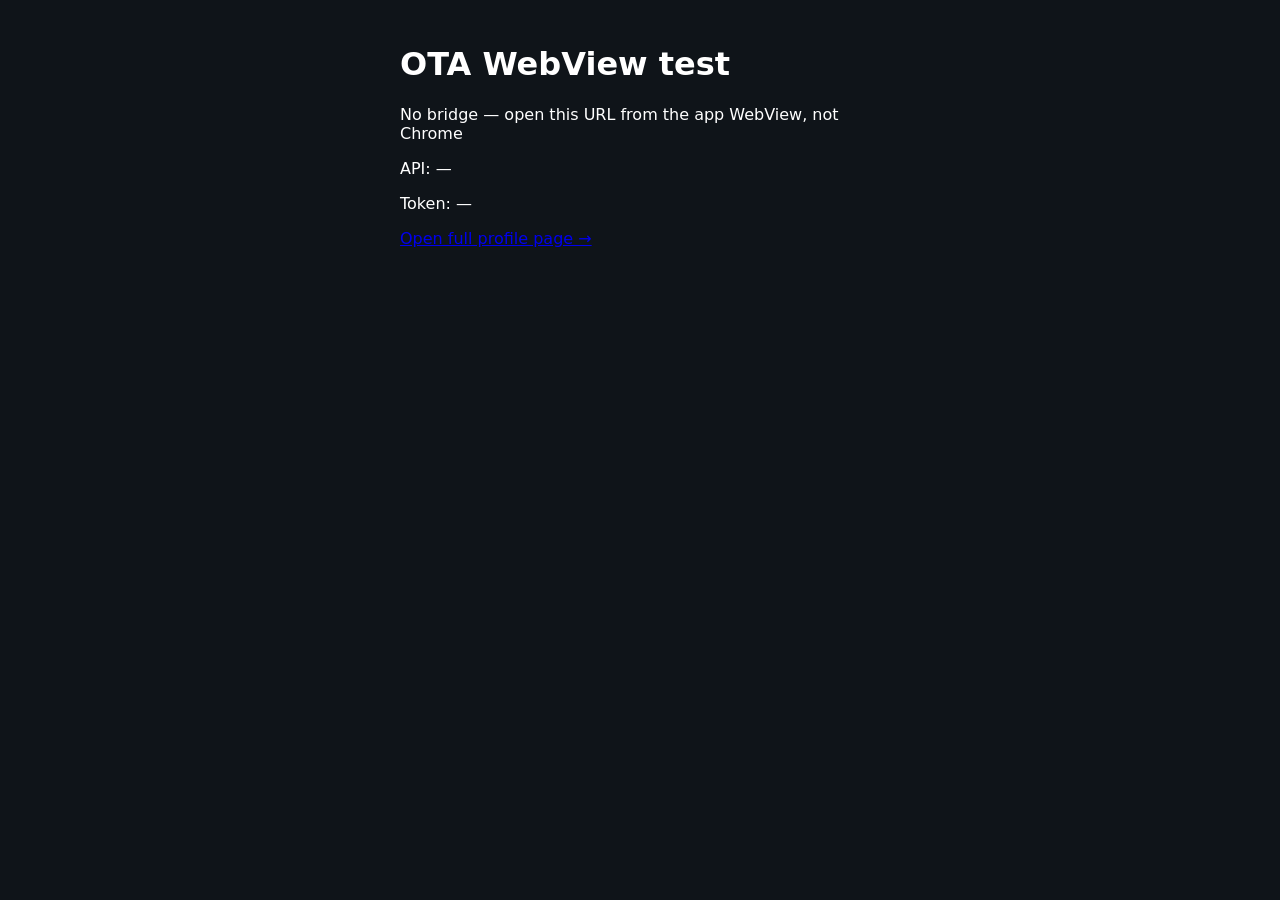
<file: ota/public/test.html>
<!DOCTYPE html>
<html lang="en">
<head>
  <meta charset="UTF-8" />
  <meta name="viewport" content="width=device-width, initial-scale=1" />
  <title>OTA Test</title>
  <style>
    body { font-family: system-ui; background: #0f1419; color: #fff; padding: 24px; max-width: 480px; margin: 0 auto; }
  </style>
</head>
<body>
  <h1>OTA WebView test</h1>
  <p id="bridge">Checking native bridge…</p>
  <p id="api">API: —</p>
  <p id="token">Token: —</p>
  <p><a href="pages/profile.html">Open full profile page →</a></p>
  <script>
    const bridge = window.TerritoryBridge;
    document.getElementById('bridge').textContent = bridge
      ? 'Bridge OK — running inside Territory Run app'
      : 'No bridge — open this URL from the app WebView, not Chrome';
    if (bridge) {
      document.getElementById('api').textContent = 'API: ' + (bridge.getApiBaseUrl() || 'missing');
      const t = bridge.getAccessToken() || '';
      document.getElementById('token').textContent = 'Token: ' + (t ? t.slice(0, 20) + '…' : 'empty (sign in first)');
    }
  </script>
</body>
</html>
</file>
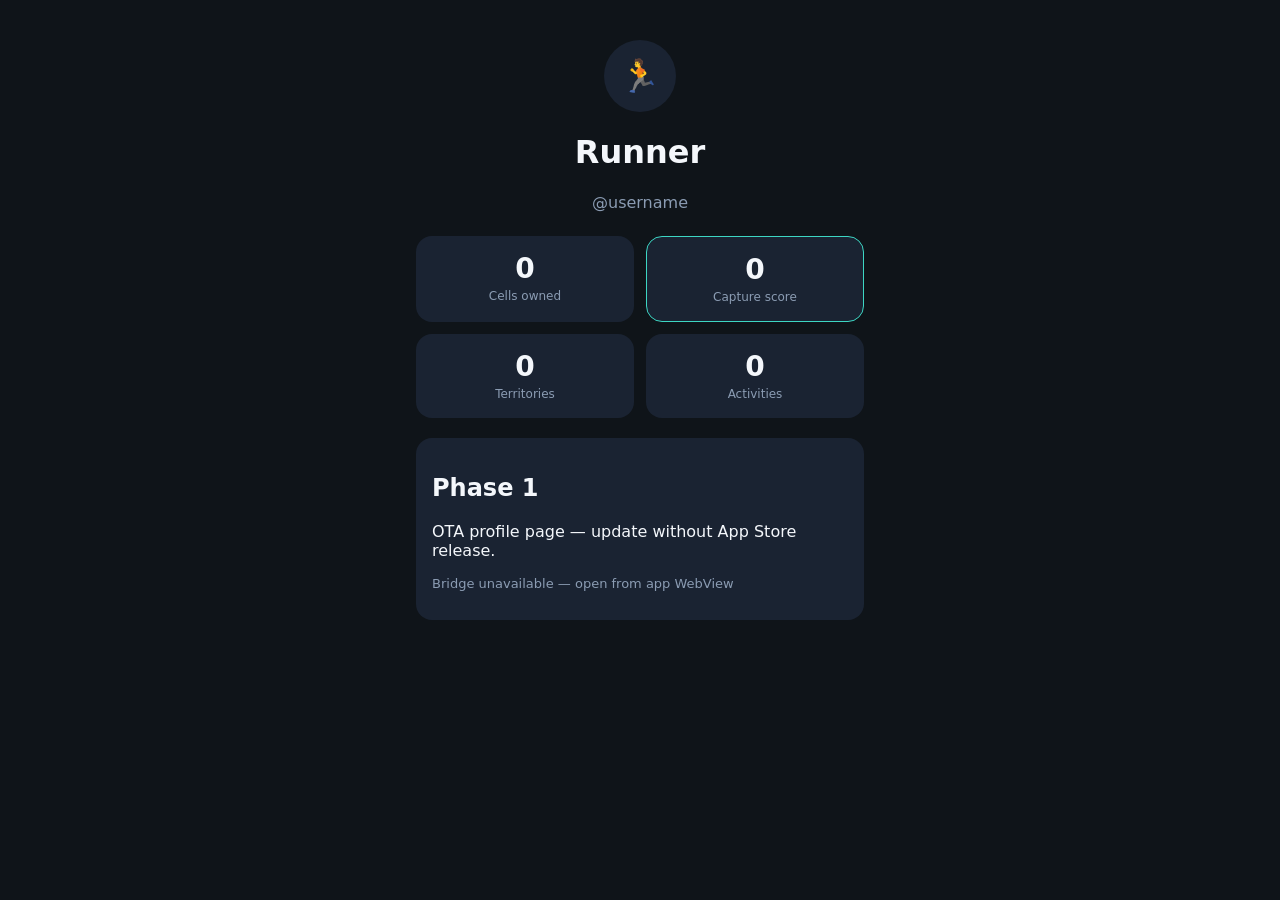
<file: ota/bundle/pages/profile.html>
<!DOCTYPE html>
<html lang="en">
<head>
  <meta charset="UTF-8" />
  <meta name="viewport" content="width=device-width, initial-scale=1, maximum-scale=1" />
  <meta http-equiv="Content-Security-Policy" content="default-src 'self'; style-src 'self' 'unsafe-inline'; script-src 'self'; connect-src https:;" />
  <title>Profile</title>
  <link rel="stylesheet" href="../css/app.css" />
</head>
<body>
  <div class="app">
    <header class="hero">
      <div class="avatar" id="avatar">🏃</div>
      <h1 id="displayName">Runner</h1>
      <p class="subtitle" id="username">@username</p>
    </header>

    <section class="stats-grid">
      <div class="stat-card">
        <span class="stat-value" id="cellsOwned">0</span>
        <span class="stat-label">Cells owned</span>
      </div>
      <div class="stat-card accent">
        <span class="stat-value" id="captureScore">0</span>
        <span class="stat-label">Capture score</span>
      </div>
      <div class="stat-card">
        <span class="stat-value" id="territories">0</span>
        <span class="stat-label">Territories</span>
      </div>
      <div class="stat-card">
        <span class="stat-value" id="activities">0</span>
        <span class="stat-label">Activities</span>
      </div>
    </section>

    <section class="panel">
      <h2>Phase 1</h2>
      <p>OTA profile page — update without App Store release.</p>
      <p class="muted" id="apiStatus">Loading…</p>
    </section>
  </div>
  <script src="../js/profile.js"></script>
</body>
</html>
</file>
<file: ota/bundle/css/app.css>
:root {
  --bg: #0f1419;
  --card: #1a2332;
  --text: #f4f7fb;
  --muted: #8b9cb3;
  --accent: #3dd6c3;
  --accent2: #ff6b4a;
}

* { box-sizing: border-box; }
body {
  margin: 0;
  font-family: system-ui, -apple-system, Segoe UI, Roboto, sans-serif;
  background: var(--bg);
  color: var(--text);
}

.app { max-width: 480px; margin: 0 auto; padding: 16px; }

.hero { text-align: center; padding: 24px 0; }
.avatar {
  width: 72px; height: 72px; border-radius: 50%;
  background: var(--card); display: flex; align-items: center; justify-content: center;
  font-size: 32px; margin: 0 auto 12px;
}
.subtitle { color: var(--muted); margin: 0; }

.stats-grid {
  display: grid;
  grid-template-columns: 1fr 1fr;
  gap: 12px;
  margin-bottom: 20px;
}
.stat-card {
  background: var(--card);
  border-radius: 16px;
  padding: 16px;
  text-align: center;
}
.stat-card.accent { border: 1px solid var(--accent); }
.stat-value { display: block; font-size: 28px; font-weight: 700; }
.stat-label { color: var(--muted); font-size: 12px; }

.panel {
  background: var(--card);
  border-radius: 16px;
  padding: 16px;
}
.muted { color: var(--muted); font-size: 13px; }
</file>
